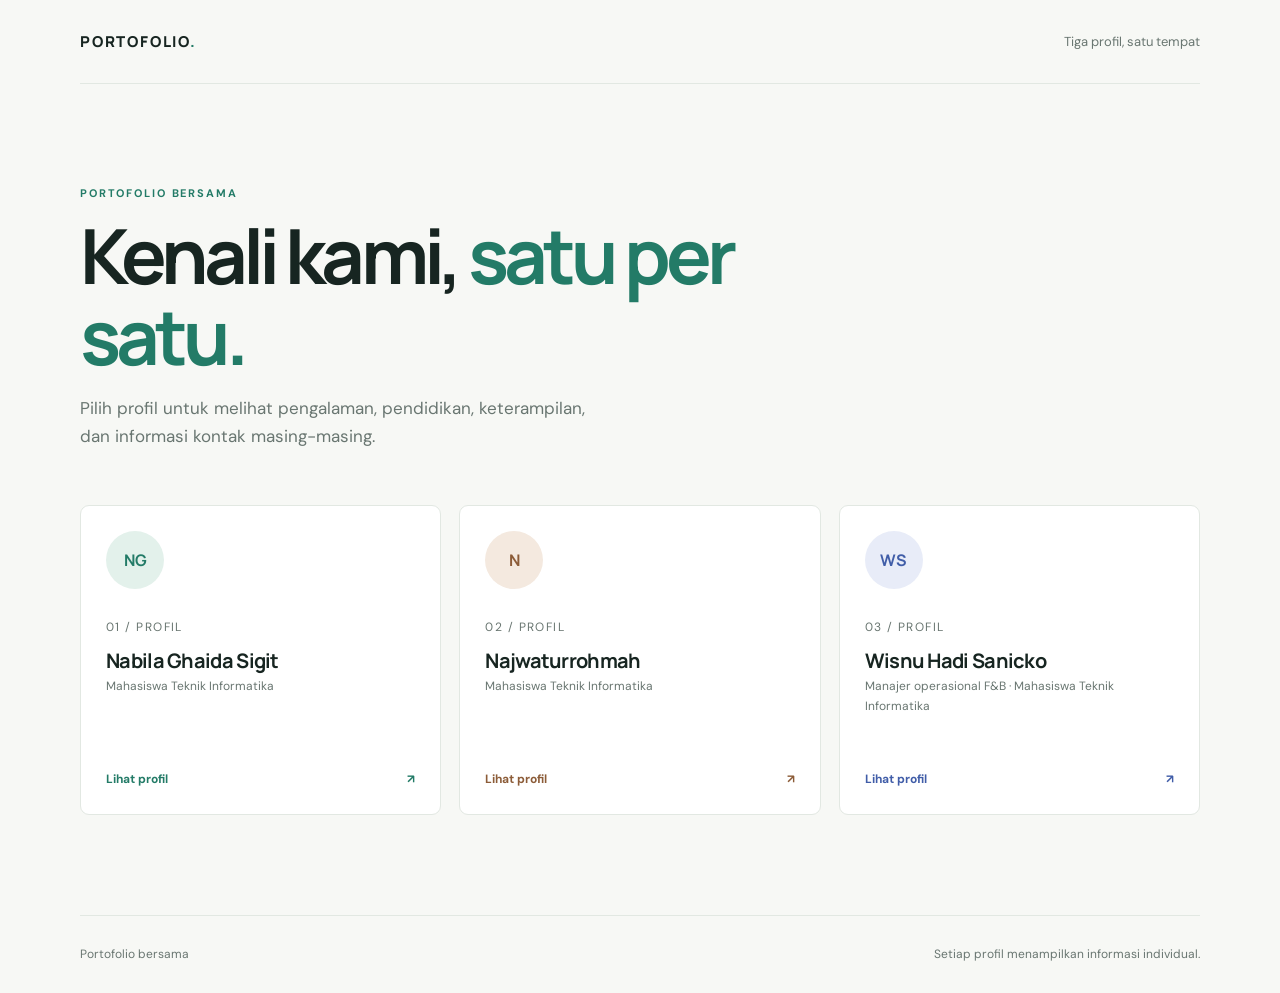
<file: index.html>
<!doctype html>
<html lang="id">
<head>
  <meta charset="utf-8">
  <meta name="viewport" content="width=device-width, initial-scale=1">
  <meta name="description" content="Jelajahi portofolio dan CV Nabila Ghaida Sigit, Najwaturrohmah, dan Wisnu Hadi Sanicko.">
  <title>Portofolio | Tiga Profil</title>
  <link rel="stylesheet" href="styles.css">
</head>
<body class="directory-page">
  <header class="site-header">
    <a class="brand" href="index.html" aria-label="Portofolio, halaman utama">PORTOFOLIO<span>.</span></a>
    <span class="header-note">Tiga profil, satu tempat</span>
  </header>

  <main class="directory-main">
    <section class="directory-intro" aria-labelledby="page-title">
      <p class="eyebrow">PORTOFOLIO BERSAMA</p>
      <h1 id="page-title">Kenali kami, <span>satu per satu.</span></h1>
      <p class="intro-copy">Pilih profil untuk melihat pengalaman, pendidikan, keterampilan, dan informasi kontak masing-masing.</p>
    </section>

    <section class="profile-grid" aria-label="Pilih profil">
      <a class="profile-card theme-nabila" href="nabila.html">
        <span class="avatar" aria-hidden="true">NG</span>
        <span class="card-index">01 / PROFIL</span>
        <span class="card-name">Nabila Ghaida Sigit</span>
        <span class="card-role">Mahasiswa Teknik Informatika</span>
        <span class="card-link">Lihat profil <span aria-hidden="true">↗</span></span>
      </a>

      <a class="profile-card theme-najwa" href="najwa.html">
        <span class="avatar" aria-hidden="true">N</span>
        <span class="card-index">02 / PROFIL</span>
        <span class="card-name">Najwaturrohmah</span>
        <span class="card-role">Mahasiswa Teknik Informatika</span>
        <span class="card-link">Lihat profil <span aria-hidden="true">↗</span></span>
      </a>

      <a class="profile-card theme-wisnu" href="wisnu.html">
        <span class="avatar" aria-hidden="true">WS</span>
        <span class="card-index">03 / PROFIL</span>
        <span class="card-name">Wisnu Hadi Sanicko</span>
        <span class="card-role">Manajer operasional F&amp;B · Mahasiswa Teknik Informatika</span>
        <span class="card-link">Lihat profil <span aria-hidden="true">↗</span></span>
      </a>
    </section>
  </main>

  <footer class="site-footer">
    <span>Portofolio bersama</span>
    <span>Setiap profil menampilkan informasi individual.</span>
  </footer>
</body>
</html>
</file>
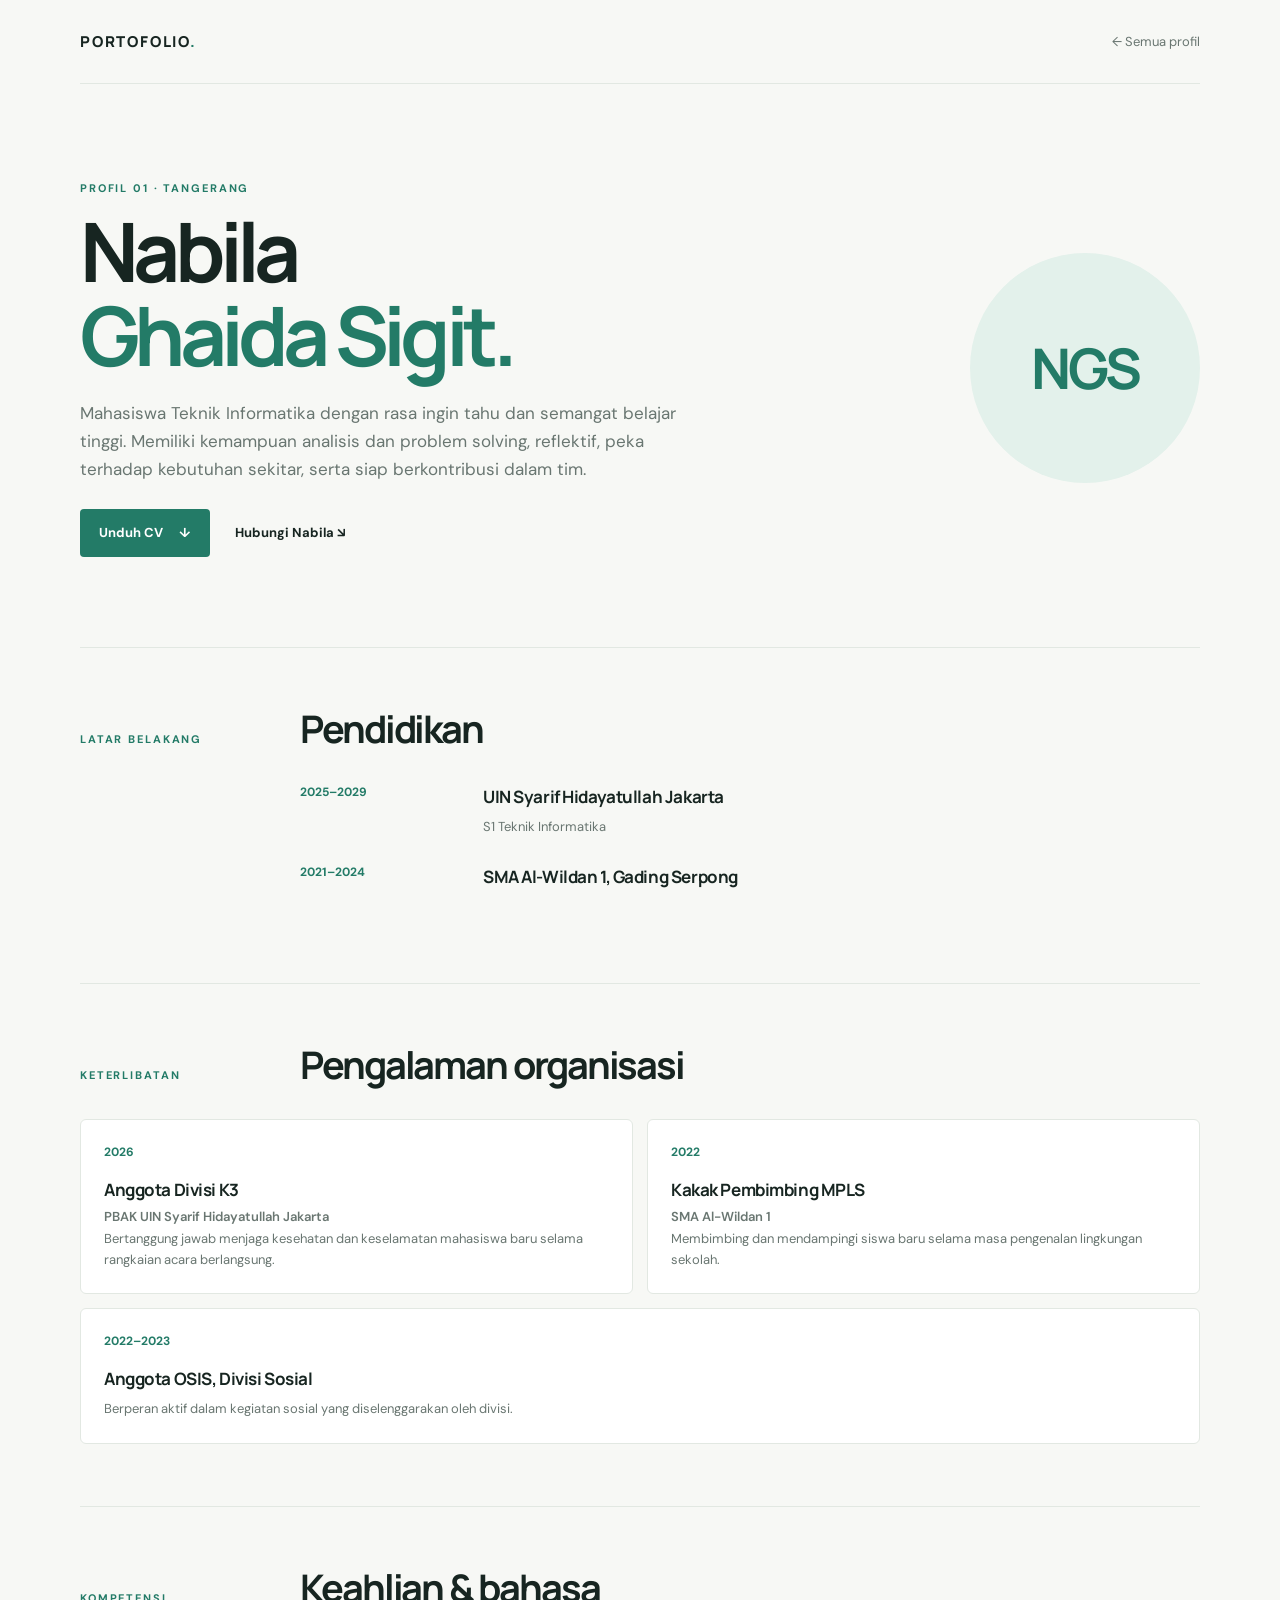
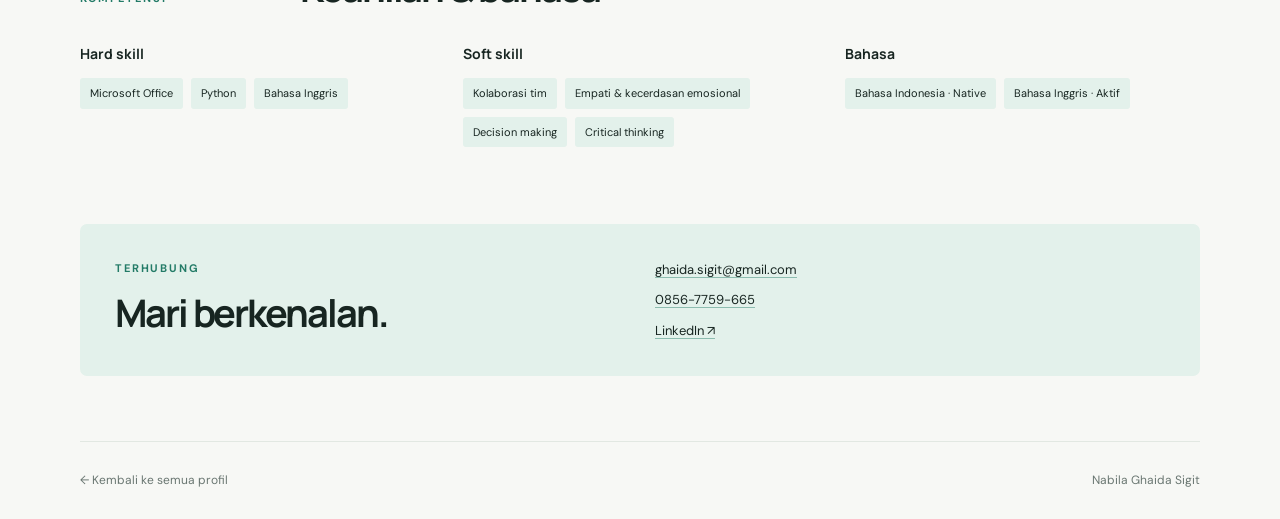
<file: nabila.html>
<!doctype html>
<html lang="id">
<head>
  <meta charset="utf-8">
  <meta name="viewport" content="width=device-width, initial-scale=1">
  <meta name="description" content="Portofolio Nabila Ghaida Sigit, mahasiswa Teknik Informatika.">
  <title>Nabila Ghaida Sigit | Portofolio</title>
  <link rel="stylesheet" href="styles.css">
</head>
<body class="profile-page theme-nabila">
  <header class="site-header">
    <a class="brand" href="index.html">PORTOFOLIO<span>.</span></a>
    <a class="header-link" href="index.html">← Semua profil</a>
  </header>

  <main class="profile-main">
    <section class="profile-hero">
      <div class="hero-copy">
        <p class="eyebrow">PROFIL 01 · TANGERANG</p>
        <h1>Nabila<br><span>Ghaida Sigit.</span></h1>
        <p class="hero-summary">Mahasiswa Teknik Informatika dengan rasa ingin tahu dan semangat belajar tinggi. Memiliki kemampuan analisis dan problem solving, reflektif, peka terhadap kebutuhan sekitar, serta siap berkontribusi dalam tim.</p>
        <div class="hero-actions">
          <a class="button button-primary" href="assets/cv/cv-nabila-ghaida-sigit.docx" download>Unduh CV <span aria-hidden="true">↓</span></a>
          <a class="text-link" href="#kontak">Hubungi Nabila <span aria-hidden="true">↘</span></a>
        </div>
      </div>
      <div class="hero-mark" aria-label="Inisial NGS">NGS</div>
    </section>

    <section class="content-section" aria-labelledby="pendidikan-title">
      <div class="section-heading"><p class="eyebrow">LATAR BELAKANG</p><h2 id="pendidikan-title">Pendidikan</h2></div>
      <div class="timeline">
        <article class="timeline-item">
          <p class="timeline-date">2025–2029</p>
          <div><h3>UIN Syarif Hidayatullah Jakarta</h3><p>S1 Teknik Informatika</p></div>
        </article>
        <article class="timeline-item">
          <p class="timeline-date">2021–2024</p>
          <div><h3>SMA Al-Wildan 1, Gading Serpong</h3></div>
        </article>
      </div>
    </section>

    <section class="content-section" aria-labelledby="pengalaman-title">
      <div class="section-heading"><p class="eyebrow">KETERLIBATAN</p><h2 id="pengalaman-title">Pengalaman organisasi</h2></div>
      <div class="experience-grid">
        <article class="info-card">
          <p class="card-meta">2026</p>
          <h3>Anggota Divisi K3</h3>
          <p class="card-subtitle">PBAK UIN Syarif Hidayatullah Jakarta</p>
          <p>Bertanggung jawab menjaga kesehatan dan keselamatan mahasiswa baru selama rangkaian acara berlangsung.</p>
        </article>
        <article class="info-card">
          <p class="card-meta">2022</p>
          <h3>Kakak Pembimbing MPLS</h3>
          <p class="card-subtitle">SMA Al-Wildan 1</p>
          <p>Membimbing dan mendampingi siswa baru selama masa pengenalan lingkungan sekolah.</p>
        </article>
        <article class="info-card">
          <p class="card-meta">2022–2023</p>
          <h3>Anggota OSIS, Divisi Sosial</h3>
          <p>Berperan aktif dalam kegiatan sosial yang diselenggarakan oleh divisi.</p>
        </article>
      </div>
    </section>

    <section class="content-section skills-section" aria-labelledby="keahlian-title">
      <div class="section-heading"><p class="eyebrow">KOMPETENSI</p><h2 id="keahlian-title">Keahlian &amp; bahasa</h2></div>
      <div class="skill-groups">
        <div><h3>Hard skill</h3><ul class="tag-list"><li>Microsoft Office</li><li>Python</li><li>Bahasa Inggris</li></ul></div>
        <div><h3>Soft skill</h3><ul class="tag-list"><li>Kolaborasi tim</li><li>Empati &amp; kecerdasan emosional</li><li>Decision making</li><li>Critical thinking</li></ul></div>
        <div><h3>Bahasa</h3><ul class="tag-list"><li>Bahasa Indonesia · Native</li><li>Bahasa Inggris · Aktif</li></ul></div>
      </div>
    </section>

    <section class="contact-panel" id="kontak" aria-labelledby="kontak-title">
      <div><p class="eyebrow">TERHUBUNG</p><h2 id="kontak-title">Mari berkenalan.</h2></div>
      <div class="contact-list">
        <a href="mailto:ghaida.sigit@gmail.com">ghaida.sigit@gmail.com</a>
        <a href="tel:+628567759665">0856-7759-665</a>
        <a href="https://linkedin.com/in/nabila-ghaida-98900a378" target="_blank" rel="noreferrer">LinkedIn <span aria-hidden="true">↗</span></a>
      </div>
    </section>
  </main>

  <footer class="site-footer"><a href="index.html">← Kembali ke semua profil</a><span>Nabila Ghaida Sigit</span></footer>
</body>
</html>
</file>
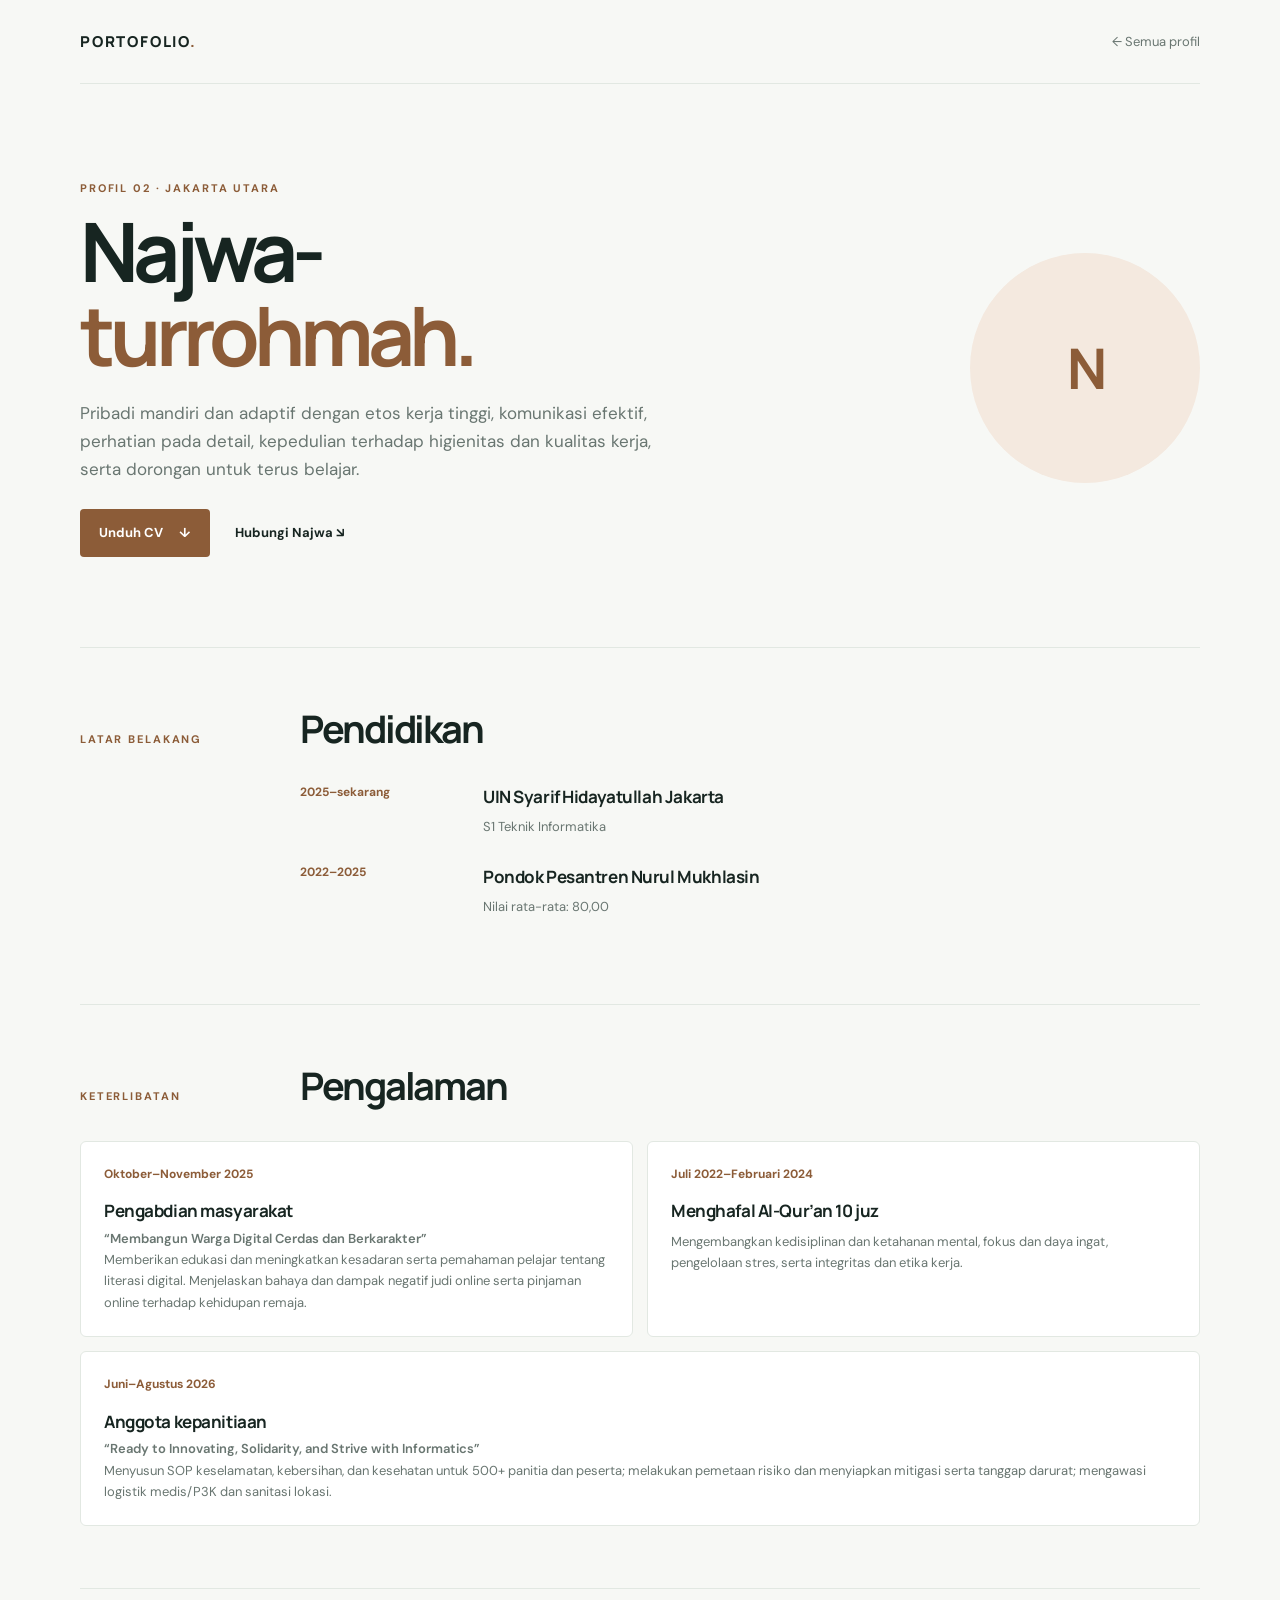
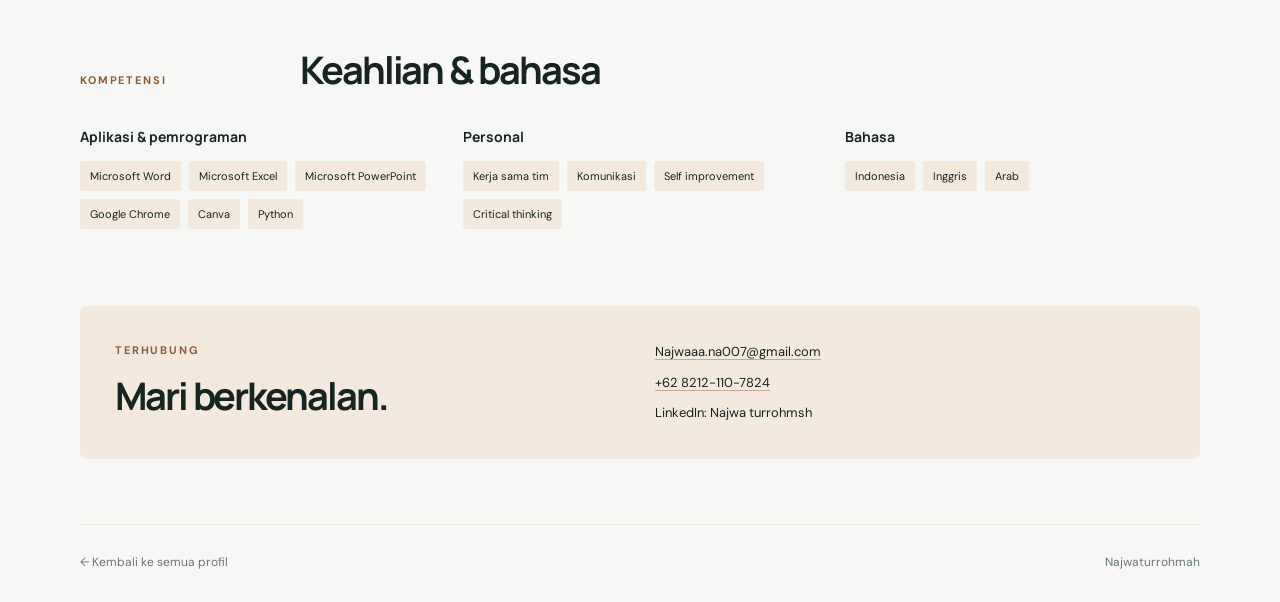
<file: najwa.html>
<!doctype html>
<html lang="id">
<head>
  <meta charset="utf-8">
  <meta name="viewport" content="width=device-width, initial-scale=1">
  <meta name="description" content="Portofolio Najwaturrohmah, mahasiswa Teknik Informatika.">
  <title>Najwaturrohmah | Portofolio</title>
  <link rel="stylesheet" href="styles.css">
</head>
<body class="profile-page theme-najwa">
  <header class="site-header">
    <a class="brand" href="index.html">PORTOFOLIO<span>.</span></a>
    <a class="header-link" href="index.html">← Semua profil</a>
  </header>

  <main class="profile-main">
    <section class="profile-hero">
      <div class="hero-copy">
        <p class="eyebrow">PROFIL 02 · JAKARTA UTARA</p>
        <h1>Najwa-<br><span>turrohmah.</span></h1>
        <p class="hero-summary">Pribadi mandiri dan adaptif dengan etos kerja tinggi, komunikasi efektif, perhatian pada detail, kepedulian terhadap higienitas dan kualitas kerja, serta dorongan untuk terus belajar.</p>
        <div class="hero-actions">
          <a class="button button-primary" href="assets/cv/cv-najwaturrohmah.docx" download>Unduh CV <span aria-hidden="true">↓</span></a>
          <a class="text-link" href="#kontak">Hubungi Najwa <span aria-hidden="true">↘</span></a>
        </div>
      </div>
      <div class="hero-mark" aria-label="Inisial N">N</div>
    </section>

    <section class="content-section" aria-labelledby="pendidikan-title">
      <div class="section-heading"><p class="eyebrow">LATAR BELAKANG</p><h2 id="pendidikan-title">Pendidikan</h2></div>
      <div class="timeline">
        <article class="timeline-item">
          <p class="timeline-date">2025–sekarang</p>
          <div><h3>UIN Syarif Hidayatullah Jakarta</h3><p>S1 Teknik Informatika</p></div>
        </article>
        <article class="timeline-item">
          <p class="timeline-date">2022–2025</p>
          <div><h3>Pondok Pesantren Nurul Mukhlasin</h3><p>Nilai rata-rata: 80,00</p></div>
        </article>
      </div>
    </section>

    <section class="content-section" aria-labelledby="pengalaman-title">
      <div class="section-heading"><p class="eyebrow">KETERLIBATAN</p><h2 id="pengalaman-title">Pengalaman</h2></div>
      <div class="experience-grid">
        <article class="info-card">
          <p class="card-meta">Oktober–November 2025</p>
          <h3>Pengabdian masyarakat</h3>
          <p class="card-subtitle">“Membangun Warga Digital Cerdas dan Berkarakter”</p>
          <p>Memberikan edukasi dan meningkatkan kesadaran serta pemahaman pelajar tentang literasi digital. Menjelaskan bahaya dan dampak negatif judi online serta pinjaman online terhadap kehidupan remaja.</p>
        </article>
        <article class="info-card">
          <p class="card-meta">Juli 2022–Februari 2024</p>
          <h3>Menghafal Al-Qur’an 10 juz</h3>
          <p>Mengembangkan kedisiplinan dan ketahanan mental, fokus dan daya ingat, pengelolaan stres, serta integritas dan etika kerja.</p>
        </article>
        <article class="info-card">
          <p class="card-meta">Juni–Agustus 2026</p>
          <h3>Anggota kepanitiaan</h3>
          <p class="card-subtitle">“Ready to Innovating, Solidarity, and Strive with Informatics”</p>
          <p>Menyusun SOP keselamatan, kebersihan, dan kesehatan untuk 500+ panitia dan peserta; melakukan pemetaan risiko dan menyiapkan mitigasi serta tanggap darurat; mengawasi logistik medis/P3K dan sanitasi lokasi.</p>
        </article>
      </div>
    </section>

    <section class="content-section skills-section" aria-labelledby="keahlian-title">
      <div class="section-heading"><p class="eyebrow">KOMPETENSI</p><h2 id="keahlian-title">Keahlian &amp; bahasa</h2></div>
      <div class="skill-groups">
        <div><h3>Aplikasi &amp; pemrograman</h3><ul class="tag-list"><li>Microsoft Word</li><li>Microsoft Excel</li><li>Microsoft PowerPoint</li><li>Google Chrome</li><li>Canva</li><li>Python</li></ul></div>
        <div><h3>Personal</h3><ul class="tag-list"><li>Kerja sama tim</li><li>Komunikasi</li><li>Self improvement</li><li>Critical thinking</li></ul></div>
        <div><h3>Bahasa</h3><ul class="tag-list"><li>Indonesia</li><li>Inggris</li><li>Arab</li></ul></div>
      </div>
    </section>

    <section class="contact-panel" id="kontak" aria-labelledby="kontak-title">
      <div><p class="eyebrow">TERHUBUNG</p><h2 id="kontak-title">Mari berkenalan.</h2></div>
      <div class="contact-list">
        <a href="mailto:Najwaaa.na007@gmail.com">Najwaaa.na007@gmail.com</a>
        <a href="tel:+6282121107824">+62 8212-110-7824</a>
        <span>LinkedIn: Najwa turrohmsh</span>
      </div>
    </section>
  </main>

  <footer class="site-footer"><a href="index.html">← Kembali ke semua profil</a><span>Najwaturrohmah</span></footer>
</body>
</html>
</file>
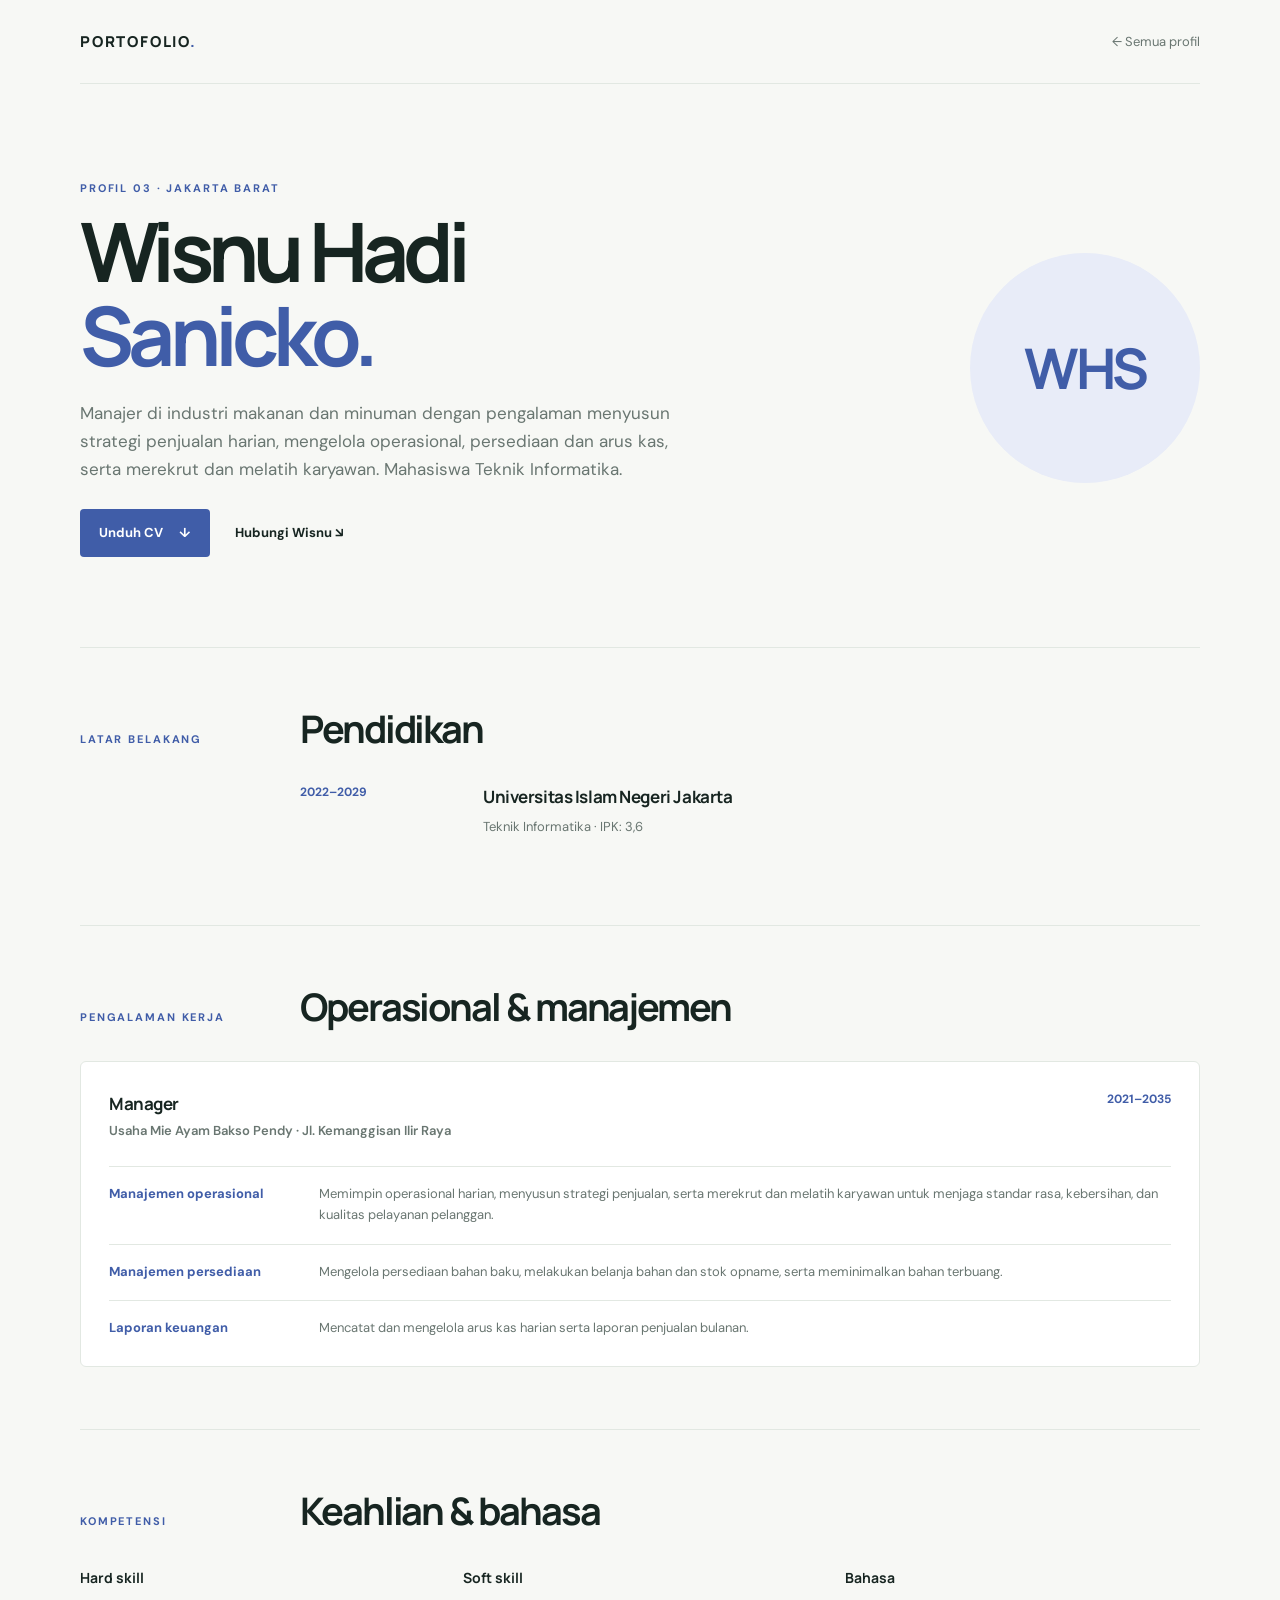
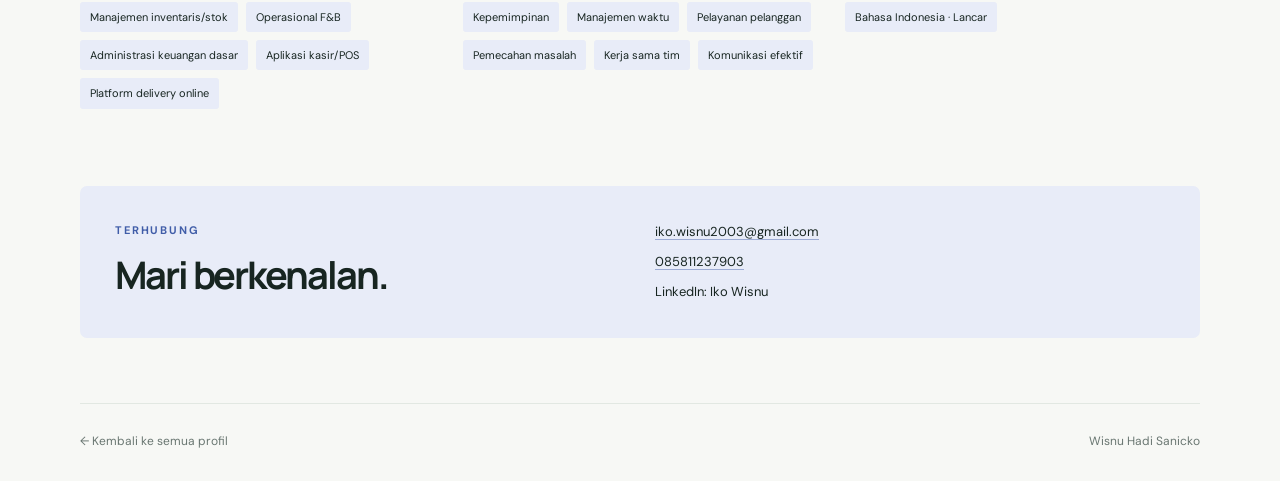
<file: wisnu.html>
<!doctype html>
<html lang="id">
<head>
  <meta charset="utf-8">
  <meta name="viewport" content="width=device-width, initial-scale=1">
  <meta name="description" content="Portofolio Wisnu Hadi Sanicko, manajer operasional F&B dan mahasiswa Teknik Informatika.">
  <title>Wisnu Hadi Sanicko | Portofolio</title>
  <link rel="stylesheet" href="styles.css">
</head>
<body class="profile-page theme-wisnu">
  <header class="site-header">
    <a class="brand" href="index.html">PORTOFOLIO<span>.</span></a>
    <a class="header-link" href="index.html">← Semua profil</a>
  </header>

  <main class="profile-main">
    <section class="profile-hero">
      <div class="hero-copy">
        <p class="eyebrow">PROFIL 03 · JAKARTA BARAT</p>
        <h1>Wisnu Hadi<br><span>Sanicko.</span></h1>
        <p class="hero-summary">Manajer di industri makanan dan minuman dengan pengalaman menyusun strategi penjualan harian, mengelola operasional, persediaan dan arus kas, serta merekrut dan melatih karyawan. Mahasiswa Teknik Informatika.</p>
        <div class="hero-actions">
          <a class="button button-primary" href="assets/cv/cv-wisnu-hadi-sanicko.docx" download>Unduh CV <span aria-hidden="true">↓</span></a>
          <a class="text-link" href="#kontak">Hubungi Wisnu <span aria-hidden="true">↘</span></a>
        </div>
      </div>
      <div class="hero-mark" aria-label="Inisial WHS">WHS</div>
    </section>

    <section class="content-section" aria-labelledby="pendidikan-title">
      <div class="section-heading"><p class="eyebrow">LATAR BELAKANG</p><h2 id="pendidikan-title">Pendidikan</h2></div>
      <div class="timeline">
        <article class="timeline-item">
          <p class="timeline-date">2022–2029</p>
          <div><h3>Universitas Islam Negeri Jakarta</h3><p>Teknik Informatika · IPK: 3,6</p></div>
        </article>
      </div>
    </section>

    <section class="content-section" aria-labelledby="pengalaman-title">
      <div class="section-heading"><p class="eyebrow">PENGALAMAN KERJA</p><h2 id="pengalaman-title">Operasional &amp; manajemen</h2></div>
      <article class="info-card wide-card">
        <div class="experience-title">
          <div><h3>Manager</h3><p class="card-subtitle">Usaha Mie Ayam Bakso Pendy · Jl. Kemanggisan Ilir Raya</p></div>
          <p class="card-meta">2021–2035</p>
        </div>
        <ul class="detail-list">
          <li><strong>Manajemen operasional</strong><span>Memimpin operasional harian, menyusun strategi penjualan, serta merekrut dan melatih karyawan untuk menjaga standar rasa, kebersihan, dan kualitas pelayanan pelanggan.</span></li>
          <li><strong>Manajemen persediaan</strong><span>Mengelola persediaan bahan baku, melakukan belanja bahan dan stok opname, serta meminimalkan bahan terbuang.</span></li>
          <li><strong>Laporan keuangan</strong><span>Mencatat dan mengelola arus kas harian serta laporan penjualan bulanan.</span></li>
        </ul>
      </article>
    </section>

    <section class="content-section skills-section" aria-labelledby="keahlian-title">
      <div class="section-heading"><p class="eyebrow">KOMPETENSI</p><h2 id="keahlian-title">Keahlian &amp; bahasa</h2></div>
      <div class="skill-groups">
        <div><h3>Hard skill</h3><ul class="tag-list"><li>Manajemen inventaris/stok</li><li>Operasional F&amp;B</li><li>Administrasi keuangan dasar</li><li>Aplikasi kasir/POS</li><li>Platform delivery online</li></ul></div>
        <div><h3>Soft skill</h3><ul class="tag-list"><li>Kepemimpinan</li><li>Manajemen waktu</li><li>Pelayanan pelanggan</li><li>Pemecahan masalah</li><li>Kerja sama tim</li><li>Komunikasi efektif</li></ul></div>
        <div><h3>Bahasa</h3><ul class="tag-list"><li>Bahasa Indonesia · Lancar</li></ul></div>
      </div>
    </section>

    <section class="contact-panel" id="kontak" aria-labelledby="kontak-title">
      <div><p class="eyebrow">TERHUBUNG</p><h2 id="kontak-title">Mari berkenalan.</h2></div>
      <div class="contact-list">
        <a href="mailto:iko.wisnu2003@gmail.com">iko.wisnu2003@gmail.com</a>
        <a href="tel:+6285811237903">085811237903</a>
        <span>LinkedIn: Iko Wisnu</span>
      </div>
    </section>
  </main>

  <footer class="site-footer"><a href="index.html">← Kembali ke semua profil</a><span>Wisnu Hadi Sanicko</span></footer>
</body>
</html>
</file>
<file: styles.css>
@import url("https://fonts.googleapis.com/css2?family=DM+Sans:wght@400;500;600;700&family=Manrope:wght@400;500;600;700;800&display=swap");

:root {
  color-scheme: light;
  --ink: #172521;
  --muted: #697671;
  --paper: #f7f8f5;
  --white: #fff;
  --line: #e2e8e2;
  --accent: #237b67;
  --accent-soft: #e3f1eb;
  --font-body: "DM Sans", "Segoe UI", sans-serif;
  --font-display: "Manrope", "Segoe UI", sans-serif;
}

* { box-sizing: border-box; }
html { scroll-behavior: smooth; }
body {
  margin: 0;
  background: var(--paper);
  color: var(--ink);
  font-family: var(--font-body);
  line-height: 1.65;
}
a { color: inherit; }
a:focus-visible { outline: 3px solid var(--accent); outline-offset: 4px; }
.theme-nabila { --accent: #237b67; --accent-soft: #e3f1eb; }
.theme-najwa { --accent: #8c5c38; --accent-soft: #f4e9df; }
.theme-wisnu { --accent: #405da8; --accent-soft: #e8ecf8; }

.site-header, .site-footer {
  display: flex;
  align-items: center;
  justify-content: space-between;
  width: min(1120px, calc(100% - 64px));
  margin: 0 auto;
}
.site-header { min-height: 84px; border-bottom: 1px solid var(--line); }
.brand {
  font: 800 15px var(--font-display);
  letter-spacing: .12em;
  text-decoration: none;
}
.brand span { color: var(--accent); }
.header-note, .header-link { color: var(--muted); font-size: 13px; text-decoration: none; }
.header-link:hover, .site-footer a:hover, .text-link:hover { color: var(--accent); }

.directory-main, .profile-main { width: min(1120px, calc(100% - 64px)); margin: 0 auto; }
.directory-intro { max-width: 720px; padding: 100px 0 55px; }
.eyebrow { margin: 0 0 13px; color: var(--accent); font-size: 11px; font-weight: 700; letter-spacing: .17em; }
h1, h2, h3, p { margin-top: 0; }
h1, h2, h3 { font-family: var(--font-display); }
.directory-intro h1 { max-width: 680px; margin-bottom: 18px; font-size: clamp(43px, 7vw, 76px); font-weight: 700; letter-spacing: -.065em; line-height: 1.06; }
.directory-intro h1 span, .profile-hero h1 span { color: var(--accent); }
.intro-copy { max-width: 530px; margin: 0; color: var(--muted); font-size: 17px; }
.profile-grid { display: grid; grid-template-columns: repeat(3, 1fr); gap: 18px; padding-bottom: 100px; }
.profile-card {
  display: flex;
  min-height: 310px;
  flex-direction: column;
  align-items: flex-start;
  padding: 25px;
  border: 1px solid var(--line);
  border-radius: 9px;
  background: var(--white);
  text-decoration: none;
  transition: transform .18s ease, box-shadow .18s ease, border-color .18s ease;
}
.profile-card:hover { transform: translateY(-4px); border-color: var(--accent); box-shadow: 0 15px 35px #17252112; }
.avatar, .hero-mark { display: grid; place-items: center; color: var(--accent); background: var(--accent-soft); font-family: var(--font-display); font-weight: 700; }
.avatar { width: 58px; height: 58px; margin-bottom: 29px; border-radius: 50%; font-size: 16px; }
.card-index, .card-role, .card-link { font-size: 12px; }
.card-index { margin-bottom: 9px; color: var(--muted); letter-spacing: .12em; }
.card-name { margin-bottom: 3px; font: 700 20px var(--font-display); letter-spacing: -.035em; }
.card-role { color: var(--muted); }
.card-link { display: flex; width: 100%; justify-content: space-between; margin-top: auto; padding-top: 20px; color: var(--accent); font-weight: 700; }

.site-footer { min-height: 78px; border-top: 1px solid var(--line); color: var(--muted); font-size: 12px; }
.site-footer a { color: inherit; text-decoration: none; }
.profile-hero { display: grid; grid-template-columns: 1fr 250px; align-items: center; gap: 50px; padding: 95px 0 90px; }
.profile-hero h1 { margin-bottom: 22px; font-size: clamp(48px, 8vw, 82px); font-weight: 700; letter-spacing: -.07em; line-height: 1.02; }
.hero-summary { max-width: 610px; margin-bottom: 25px; color: var(--muted); font-size: 17px; }
.hero-mark { width: 230px; height: 230px; justify-self: end; border-radius: 50%; font-size: 56px; letter-spacing: -.06em; }
.hero-actions { display: flex; align-items: center; gap: 25px; }
.button { display: inline-flex; min-height: 48px; align-items: center; gap: 16px; padding: 0 19px; border-radius: 4px; font-size: 13px; font-weight: 700; text-decoration: none; }
.button-primary { background: var(--accent); color: #fff; }
.button-primary:hover { filter: brightness(.92); }
.text-link { color: var(--ink); font-size: 13px; font-weight: 700; text-decoration: none; }
.content-section { padding: 58px 0 62px; border-top: 1px solid var(--line); }
.section-heading { display: grid; grid-template-columns: 220px 1fr; align-items: baseline; margin-bottom: 32px; }
.section-heading .eyebrow { margin: 0; }
.section-heading h2, .contact-panel h2 { margin: 0; font-size: clamp(25px, 4vw, 38px); letter-spacing: -.055em; line-height: 1.2; }
.timeline { max-width: 850px; margin-left: 220px; }
.timeline-item { display: grid; grid-template-columns: 165px 1fr; gap: 18px; padding: 0 0 25px; }
.timeline-date, .card-meta { margin: 0; color: var(--accent); font-size: 12px; font-weight: 700; }
.timeline-item h3, .info-card h3 { margin: 0 0 5px; font-size: 17px; letter-spacing: -.025em; }
.timeline-item p:not(.timeline-date), .info-card p:not(.card-meta) { margin-bottom: 0; color: var(--muted); font-size: 13px; }
.experience-grid { display: grid; grid-template-columns: repeat(2, 1fr); gap: 14px; }
.info-card { padding: 23px; border: 1px solid var(--line); border-radius: 6px; background: var(--white); }
.info-card .card-meta { margin-bottom: 13px; }
.info-card .card-subtitle { margin: -3px 0 13px; font-weight: 600; }
.experience-grid .info-card:last-child:nth-child(odd) { grid-column: 1 / -1; }
.wide-card { padding: 28px; }
.experience-title { display: flex; justify-content: space-between; gap: 20px; }
.detail-list { display: grid; gap: 18px; margin: 24px 0 0; padding: 0; list-style: none; }
.detail-list li { display: grid; grid-template-columns: 190px 1fr; gap: 20px; padding-top: 16px; border-top: 1px solid var(--line); font-size: 13px; }
.detail-list strong { color: var(--accent); }
.detail-list span { color: var(--muted); }
.skill-groups { display: grid; grid-template-columns: repeat(3, 1fr); gap: 28px; }
.skill-groups h3 { margin-bottom: 13px; font-size: 14px; }
.tag-list { display: flex; flex-wrap: wrap; gap: 8px; margin: 0; padding: 0; list-style: none; }
.tag-list li { padding: 6px 10px; border-radius: 3px; background: var(--accent-soft); color: var(--ink); font-size: 11px; }
.contact-panel { display: grid; grid-template-columns: 1fr 1fr; gap: 30px; margin: 15px 0 65px; padding: 35px; border-radius: 7px; background: var(--accent-soft); }
.contact-list { display: grid; justify-items: start; gap: 9px; align-content: center; font-size: 13px; }
.contact-list a { text-decoration-color: color-mix(in srgb, var(--accent) 45%, transparent); text-underline-offset: 3px; }
.contact-list a:hover { color: var(--accent); }
.profile-page .site-footer { margin-bottom: 0; }

@media (max-width: 760px) {
  .site-header, .site-footer, .directory-main, .profile-main { width: min(100% - 40px, 560px); }
  .directory-intro { padding: 70px 0 35px; }
  .profile-grid { grid-template-columns: 1fr; gap: 12px; padding-bottom: 65px; }
  .profile-card { min-height: 245px; }
  .profile-hero { grid-template-columns: 1fr 110px; gap: 18px; padding: 65px 0; }
  .profile-hero h1 { font-size: clamp(42px, 10vw, 63px); }
  .hero-mark { width: 105px; height: 105px; font-size: 29px; }
  .hero-summary { font-size: 15px; }
  .hero-actions { align-items: flex-start; flex-direction: column; gap: 16px; }
  .section-heading { grid-template-columns: 1fr; gap: 8px; }
  .timeline { margin-left: 0; }
  .timeline-item { grid-template-columns: 135px 1fr; gap: 12px; }
  .experience-grid, .skill-groups, .contact-panel { grid-template-columns: 1fr; }
  .experience-grid .info-card:last-child:nth-child(odd) { grid-column: auto; }
  .detail-list li { grid-template-columns: 1fr; gap: 5px; }
  .contact-panel { padding: 26px; }
}
@media (max-width: 420px) {
  .site-header, .site-footer, .directory-main, .profile-main { width: calc(100% - 32px); }
  .header-note { max-width: 130px; text-align: right; }
  .timeline-item { grid-template-columns: 1fr; gap: 4px; }
  .experience-title { flex-direction: column; gap: 8px; }
}
@media (prefers-reduced-motion: reduce) {
  *, *::before, *::after { scroll-behavior: auto !important; transition-duration: .01ms !important; }
}
</file>
